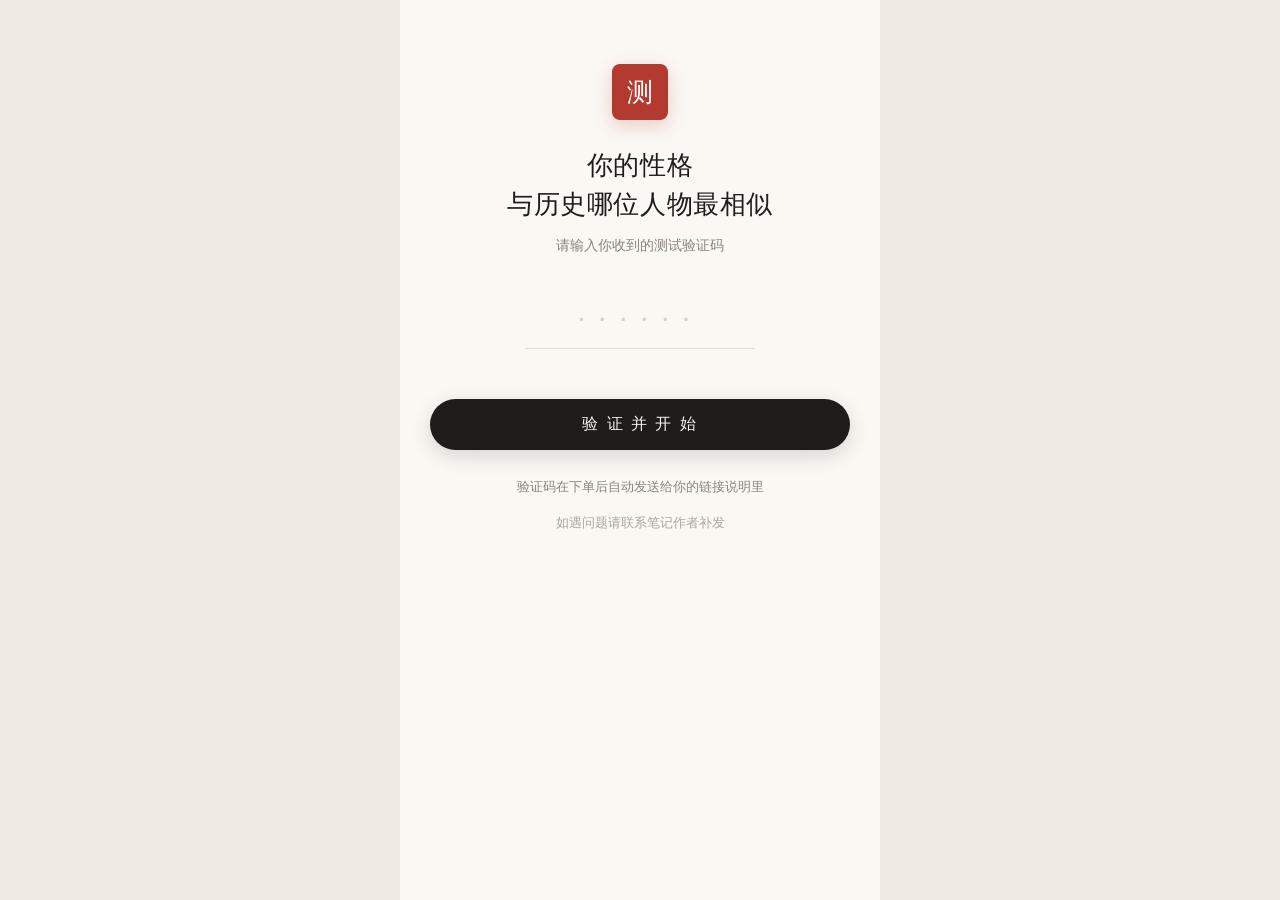
<file: index.html>
<!DOCTYPE html>
<html lang="zh-CN">
<head>
<meta charset="utf-8">
<meta name="viewport" content="width=device-width,initial-scale=1,maximum-scale=1,user-scalable=no,viewport-fit=cover">
<meta name="theme-color" content="#FAF8F3">
<title>你的性格，与历史哪位人物最相似</title>
<link rel="stylesheet" href="style.css">
</head>
<body>

<div class="app" id="app">

  <!-- ============ 屏 1：验证码入口 ============ -->
  <section class="screen active" id="s-gate">
    <div class="gate-wrap">
      <div class="seal">测</div>
      <h1 class="gate-title" id="gateTitle"></h1>
      <p class="gate-sub">请输入你收到的测试验证码</p>

      <div class="code-box" id="codeBox">
        <input class="code-input" id="codeInput" type="text" maxlength="12"
               autocomplete="off" autocorrect="off" autocapitalize="characters"
               spellcheck="false" placeholder="······">
        <div class="code-line"></div>
      </div>
      <div class="code-msg" id="codeMsg"></div>

      <button class="btn btn-main" id="btnUnlock">验 证 并 开 始</button>

      <div class="gate-tips">
        <p>验证码在下单后自动发送给你的链接说明里</p>
        <p class="dim">如遇问题请联系笔记作者补发</p>
      </div>
    </div>
  </section>

  <!-- ============ 屏 2：封面 ============ -->
  <section class="screen" id="s-intro">
    <div class="intro-wrap">
      <div class="intro-kicker">趣 味 心 理 投 射</div>
      <h1 class="intro-title" id="introTitle"></h1>
      <div class="intro-rule"></div>
      <p class="intro-sub" id="introSub"></p>
      <div class="intro-desc" id="introDesc"></div>
      <div class="intro-meta">
        <span>已有 <b id="pvNum">—</b> 人完成测试</span>
      </div>
      <button class="btn btn-main" id="btnStart">开 始 测 试</button>
      <p class="intro-note">9 道题 · 全程约 40 秒</p>
    </div>
  </section>

  <!-- ============ 屏 3：答题 ============ -->
  <section class="screen" id="s-quiz">
    <div class="quiz-top">
      <div class="bar"><div class="bar-in" id="quizBar"></div></div>
      <div class="quiz-meta">
        <span class="q-num" id="qNum">01</span>
        <span class="q-total">/ 9</span>
        <span class="q-back" id="btnBack">上一题</span>
      </div>
    </div>
    <div class="quiz-body">
      <div class="q-tip" id="qTip">凭第一反应选择</div>
      <h2 class="q-text" id="qText"></h2>
      <div class="opts" id="opts"></div>
    </div>
  </section>

  <!-- ============ 屏 4：计算中 ============ -->
  <section class="screen" id="s-calc">
    <div class="calc-wrap">
      <div class="calc-ring">
        <div class="calc-ring-in" id="calcNum">0</div>
      </div>
      <div class="calc-step" id="calcStep"></div>
      <div class="calc-bar"><div class="calc-bar-in" id="calcBar"></div></div>
      <div class="calc-tip">正在为你匹配，请稍候…</div>
    </div>
  </section>

  <!-- ============ 屏 5：结果 ============ -->
  <section class="screen" id="s-result">
    <div class="result" id="result"></div>
  </section>

</div>

<!-- 分享卡弹层 -->
<div class="shot-mask" id="shotMask">
  <div class="shot-inner">
    <div class="shot-hd">长按下方图片保存到相册</div>
    <div id="shotHolder"></div>
    <button class="btn btn-ghost" id="btnCloseShot">关 闭</button>
    <p class="shot-note">保存后可直接发朋友圈 / 小红书</p>
  </div>
</div>

<div class="toast" id="toast"></div>

<script src="code.js"></script>
<script src="quiz-data.js"></script>
<script src="app.js"></script>
</body>
</html>
</file>
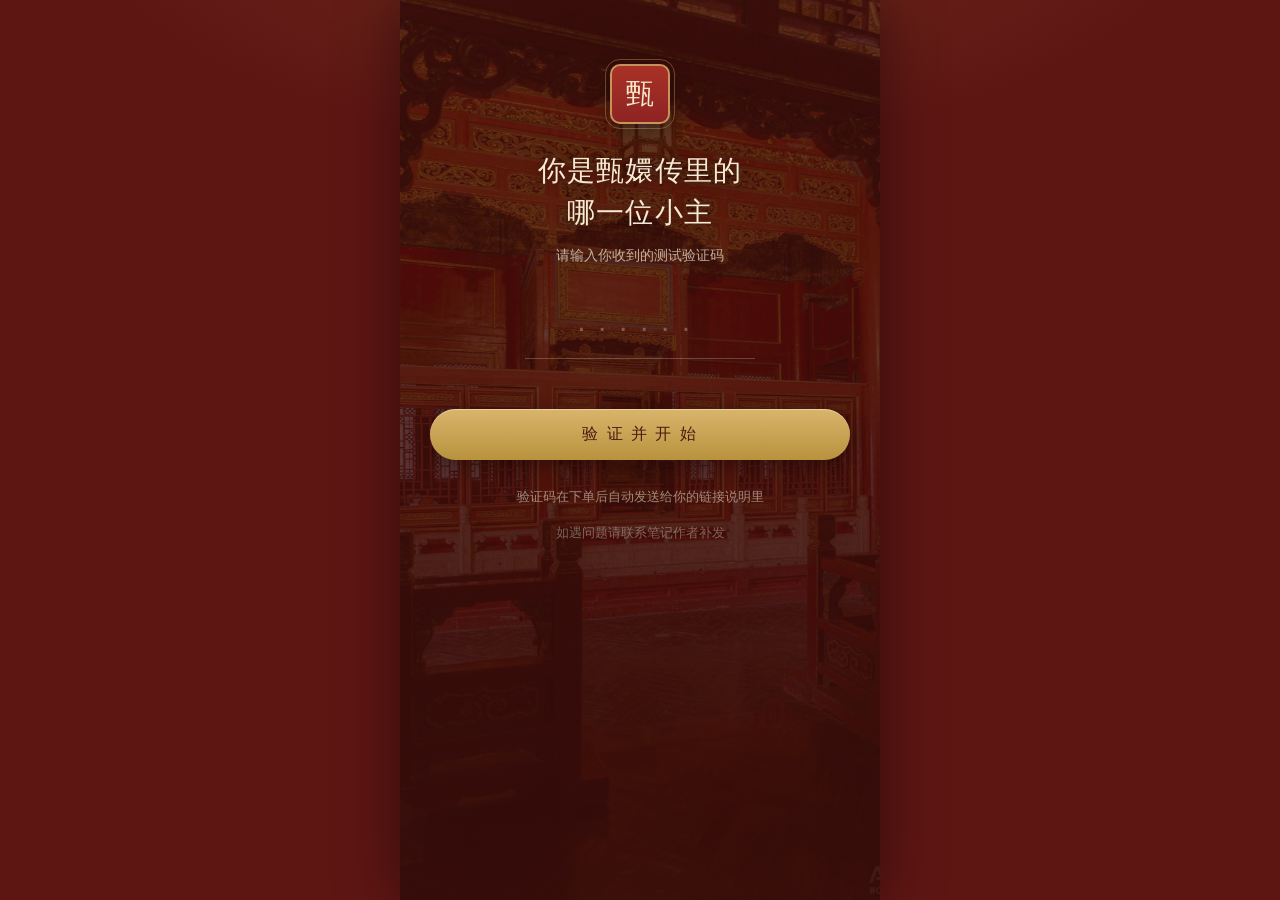
<file: zhenhuan/index.html>
<!DOCTYPE html>
<html lang="zh-CN" data-page-node-id="tO4nWmFA3KzthmBAWbe0FQ">
<head data-page-node-id="MbdcmIkzEg0rMORDtrRSRh">
<meta charset="utf-8" data-page-node-id="gWlPAdWC4GyIx01XM7iYt0">
<meta name="viewport" content="width=device-width,initial-scale=1,maximum-scale=1,user-scalable=no,viewport-fit=cover" data-page-node-id="IsepnERmjSRxm5ajYNY7dA">
<meta name="theme-color" content="#5E1613" data-page-node-id="coY6CzW6wZnwKUAychr2Jb">
<title>你是甄嬛传里的哪一位小主</title>
<link rel="stylesheet" href="style.css" data-page-node-id="QXVLeWKDeuqU8oKJmJzB43">
</head>
<body data-page-node-id="5wcBvkYoDgcXFd1LPnBucb">

<div class="app" id="app" data-page-node-id="YhkoOXefdA1cGGhKtgaCYL">

  <!-- ============ 屏 1：验证码入口 ============ -->
  <section class="screen active" id="s-gate" data-page-node-id="95iLKCwD0KLrJNADx05C9M">
    <div class="gate-wrap" data-page-node-id="uJM1IHzVwIClY3ZnLYxObw">
      <div class="seal" data-page-node-id="QA1hW9GxyvuMrHpSYtWpyS">甄</div>
      <h1 class="gate-title" id="gateTitle" data-page-node-id="ihsG0RufUFxB8IqYMKDd8i"></h1>
      <p class="gate-sub" data-page-node-id="dkgxwOoqASugRPmmZQFtnc">请输入你收到的测试验证码</p>

      <div class="code-box" id="codeBox" data-page-node-id="WZYmJONEZHY9m2btSF0mdR">
        <input class="code-input" id="codeInput" type="text" maxlength="12"
               autocomplete="off" autocorrect="off" autocapitalize="characters"
               spellcheck="false" placeholder="······" data-page-node-id="5DswuOsIoXuik5Dpypa4wo">
        <div class="code-line" data-page-node-id="7aAJms3sxsDQeZqTRu9Uxx"></div>
      </div>
      <div class="code-msg" id="codeMsg" data-page-node-id="5Ra45RC3R0b4HN2AU8ACiZ"></div>

      <button class="btn btn-gold" id="btnUnlock" data-page-node-id="0Ex4lQhdte8ar67fTeQzyh">验 证 并 开 始</button>

      <div class="gate-tips" data-page-node-id="UZU3hYLQFe9SkMfcWTJQYX">
        <p data-page-node-id="WhVsdr6jXJoSowzRcFxMk8">验证码在下单后自动发送给你的链接说明里</p>
        <p class="dim" data-page-node-id="zWEUo7nfQaM1rduKTGRIgU">如遇问题请联系笔记作者补发</p>
      </div>
    </div>
  </section>

  <!-- ============ 屏 2：封面 ============ -->
  <section class="screen" id="s-intro" data-page-node-id="K8FGlPPrdg5EA6PejFNjx9">
    <div class="intro-wrap" data-page-node-id="zJAG79U4yY3G75W1eDiVSv">
      <div class="intro-cover" data-page-node-id="covZhenhuanPoster001">
        <img src="images/cover.jpg" alt="红墙深处的殿宇">
        <div class="cap">红 墙 深 处 · 谁 是 你 的 影 子</div>
      </div>
      <div class="intro-kicker" data-page-node-id="IUvMc2mF62SMO8Zggya1Uu">趣 味 心 理 投 射</div>
      <h1 class="intro-title" id="introTitle" data-page-node-id="tLb3l3HJ3Cz4pFJtgCdaOK"></h1>
      <div class="intro-rule" data-page-node-id="NuUuns9gfaZBoNrgkf4r94"></div>
      <p class="intro-sub" id="introSub" data-page-node-id="qOKKY6RMLJokrZBsCdE9Mg"></p>
      <div class="intro-desc" id="introDesc" data-page-node-id="tQAJQqIaBxH1mQFedIDM2X"></div>
      <div class="intro-meta" data-page-node-id="QFLaIdHLdc5WMLzFLpfbGW">
        <span data-page-node-id="Jv8J3xGHtI2W3fjuk1dPER">已有 <b id="pvNum" data-page-node-id="rb2aVjhiUq3F5LlUyiuYuK">—</b> 人完成测试</span>
      </div>
      <button class="btn btn-main" id="btnStart" data-page-node-id="x1FgY0AHcI7NhmFwoL8ecI">开 始 测 试</button>
      <p class="intro-note" data-page-node-id="D8bjj6LPWe0UBWXULR4fcp">9 道题 · 全程约 40 秒</p>
    </div>
  </section>

  <!-- ============ 屏 3：答题 ============ -->
  <section class="screen" id="s-quiz" data-page-node-id="gKyzrhWo4CHFnD6Ma7MohY">
    <div class="quiz-top" data-page-node-id="KFPzSk1ZbegnwD6ewvRh3X">
      <div class="bar" data-page-node-id="k5oWixM36RG1cAq3dBoEKp"><div class="bar-in" id="quizBar" data-page-node-id="DKntgAmmC52MlEPoplps51"></div></div>
      <div class="quiz-meta" data-page-node-id="PMSC03IwqKLQUnMsG4OPGf">
        <span class="q-num" id="qNum" data-page-node-id="EKuD4kKzWtRhbcJwucPcjv">01</span>
        <span class="q-total" data-page-node-id="FwQQhRybZhbutldU9EBLTF">/ 9</span>
        <span class="q-back" id="btnBack" data-page-node-id="kmRdmQBJUldCNAACdGQ8VD">上一题</span>
      </div>
    </div>
    <div class="quiz-body" data-page-node-id="0L5DTL4A6lWndx9TPzZTbr">
      <div class="q-tip" id="qTip" data-page-node-id="JYwPJZfDmRRC18brC9dVO6">凭第一反应选择</div>
      <h2 class="q-text" id="qText" data-page-node-id="KogRh3W7keDeo5esbgK1Se"></h2>
      <div class="opts" id="opts" data-page-node-id="YFebqayMrwscX6yCjiTenM"></div>
    </div>
  </section>

  <!-- ============ 屏 4：计算中 ============ -->
  <section class="screen" id="s-calc" data-page-node-id="9AUSxoCT9ibR8zpI0LS1Ql">
    <div class="calc-wrap" data-page-node-id="lKVJtzXk2S2awruw1wl6es">
      <div class="calc-ring" data-page-node-id="OHaQF4a8negHvuRefgEYxp">
        <div class="calc-ring-in" id="calcNum" data-page-node-id="i49X5CgpHOXiML7y5mEDoC">0</div>
      </div>
      <div class="calc-step" id="calcStep" data-page-node-id="JyHCtfEJbkqfVNKtBYdya2"></div>
      <div class="calc-bar" data-page-node-id="O4gIFH0C80enrBlSWZnGXp"><div class="calc-bar-in" id="calcBar" data-page-node-id="hawczmX0lpIRIMFH5RdNqF"></div></div>
      <div class="calc-tip" data-page-node-id="pMmXd7JiUpQCgJcmshGn51">正在为你匹配，请稍候…</div>
    </div>
  </section>

  <!-- ============ 屏 5：结果 ============ -->
  <section class="screen" id="s-result" data-page-node-id="yet1DqIBsDjZXH5F5LxNar">
    <div class="result" id="result" data-page-node-id="BHDAzqVETCG8RaEpopO3Df"></div>
  </section>

</div>

<!-- 分享卡弹层 -->
<div class="shot-mask" id="shotMask" data-page-node-id="RfMmDMlBKzVeoYEnxDkqgR">
  <div class="shot-inner" data-page-node-id="dV5CcG0e2X2zYBPQOCTvUN">
    <div class="shot-hd" data-page-node-id="SNZsYjTuLrCIo3V4LmIZm8">长按下方图片保存到相册</div>
    <div id="shotHolder" data-page-node-id="veYUmLaTVYwO9kkEBs25jh"></div>
    <button class="btn btn-ghost" id="btnCloseShot" data-page-node-id="gGAZYAAcg8QfdCTOwAR5sF">关 闭</button>
    <p class="shot-note" data-page-node-id="CiRb8XMhyDvf3oSylkgYo5">保存后可直接发朋友圈 / 小红书</p>
  </div>
</div>

<div class="toast" id="toast" data-page-node-id="rnOpNBBHuAwP75EqT7LVUl"></div>

<script src="code.js"></script>
<script src="quiz-data.js"></script>
<script src="app.js"></script>
</body>
</html>
</file>
<file: style.css>
:root{
  --paper:#FAF8F3;
  --card:#FFFFFF;
  --ink:#1F1D1A;
  --ink2:#4A453F;
  --ink3:#8A837A;
  --line:#E4DFD4;
  --seal:#B23A2E;
  --seal-soft:#F6E9E5;
  --jade:#2F4F4A;
  --gold:#B08D3F;
}
*{box-sizing:border-box;-webkit-tap-highlight-color:transparent}
html,body{margin:0;padding:0}
body{
  background:#EFEBE2;
  color:var(--ink);
  font-family:-apple-system,BlinkMacSystemFont,"PingFang SC","Hiragino Sans GB","Microsoft YaHei",sans-serif;
  -webkit-font-smoothing:antialiased;
  line-height:1.7;
}
.app{
  max-width:480px;margin:0 auto;min-height:100vh;
  background:var(--paper);
  position:relative;
}
.screen{display:none;min-height:100vh;animation:fade .45s ease}
.screen.active{display:block}
@keyframes fade{from{opacity:0;transform:translateY(10px)}to{opacity:1;transform:none}}

.btn{
  border:none;border-radius:999px;font-size:16px;letter-spacing:.12em;
  padding:15px 0;width:100%;cursor:pointer;font-family:inherit;
  transition:transform .12s ease,opacity .2s ease;
}
.btn:active{transform:scale(.975)}
.btn-main{background:var(--ink);color:#F7F4EE;box-shadow:0 6px 20px rgba(31,29,26,.16)}
.btn-seal{background:var(--seal);color:#fff}
.btn-ghost{background:transparent;color:var(--ink2);border:1px solid var(--line)}
.btn-line{background:var(--card);color:var(--ink);border:1px solid var(--ink)}

/* ---------- 屏1 验证码 ---------- */
.gate-wrap{padding:64px 30px 48px;text-align:center}
.seal{
  width:56px;height:56px;margin:0 auto 26px;
  background:var(--seal);color:#fff;border-radius:8px;
  display:flex;align-items:center;justify-content:center;
  font-size:26px;letter-spacing:0;
  box-shadow:0 6px 18px rgba(178,58,46,.22);
}
.gate-title{
  font-size:26px;line-height:1.5;margin:0 0 10px;
  white-space:pre-line;font-weight:500;letter-spacing:.02em;
}
.gate-sub{color:var(--ink3);font-size:14px;margin:0 0 30px}
.code-box{position:relative;margin:0 auto 6px;width:230px}
.code-input{
  width:100%;border:none;background:transparent;outline:none;
  text-align:center;font-size:30px;letter-spacing:.42em;
  padding:12px 0 14px 0;color:var(--ink);font-family:inherit;
}
.code-input::placeholder{color:#D6CFC3;letter-spacing:.42em}
.code-line{height:1px;background:var(--line);position:relative}
.code-line::after{
  content:"";position:absolute;left:50%;transform:translateX(-50%);
  width:0;height:2px;background:var(--seal);transition:width .25s ease;
}
.code-box.focus .code-line::after{width:100%}
.code-box.err .code-line::after{width:100%;background:var(--seal)}
.code-msg{height:20px;font-size:13px;color:var(--seal);margin:8px 0 22px;letter-spacing:.02em}
.code-box.err{animation:shake .38s}
@keyframes shake{
  0%,100%{transform:translateX(0)}20%{transform:translateX(-8px)}
  40%{transform:translateX(7px)}60%{transform:translateX(-5px)}80%{transform:translateX(3px)}
}
.gate-tips{margin-top:26px;color:var(--ink3);font-size:12.5px;line-height:1.9}
.gate-tips .dim{opacity:.7}

/* ---------- 屏2 封面 ---------- */
.intro-wrap{padding:76px 32px 46px;text-align:center}
.intro-kicker{
  font-size:12px;letter-spacing:.5em;color:var(--gold);margin-bottom:26px;text-indent:.5em;
}
.intro-title{
  font-size:30px;line-height:1.5;margin:0;white-space:pre-line;
  font-weight:500;letter-spacing:.03em;
}
.intro-rule{width:36px;height:2px;background:var(--seal);margin:26px auto}
.intro-sub{color:var(--ink2);font-size:14px;margin:0 0 28px;letter-spacing:.04em}
.intro-desc{
  text-align:left;background:var(--card);border:1px solid var(--line);
  border-radius:14px;padding:22px 22px 20px;margin-bottom:22px;
  font-size:14.5px;color:var(--ink2);line-height:2;
}
.intro-desc p{margin:0 0 10px}
.intro-desc p:last-child{margin:0}
.intro-meta{font-size:13px;color:var(--ink3);margin-bottom:24px}
.intro-meta b{color:var(--seal);font-weight:500}
.intro-note{margin-top:16px;font-size:12px;color:var(--ink3);opacity:.8}

/* ---------- 屏3 答题 ---------- */
.quiz-top{padding:22px 26px 0}
.bar{height:3px;background:#EAE5DA;border-radius:2px;overflow:hidden}
.bar-in{height:100%;width:0;background:var(--ink);transition:width .35s ease}
.quiz-meta{display:flex;align-items:baseline;padding:12px 0 0}
.q-num{font-size:22px;color:var(--seal);font-weight:500;letter-spacing:.02em}
.q-total{font-size:13px;color:var(--ink3);margin-left:2px}
.q-back{
  margin-left:auto;font-size:12.5px;color:var(--ink3);
  border:1px solid var(--line);border-radius:999px;padding:3px 12px;cursor:pointer;
}
.q-back.hide{visibility:hidden}
.quiz-body{padding:30px 26px 40px}
.q-tip{font-size:12px;letter-spacing:.3em;color:var(--gold);margin-bottom:16px}
.q-text{font-size:20px;line-height:1.75;margin:0 0 30px;font-weight:500}
.opts{display:flex;flex-direction:column;gap:11px}
.opt{
  background:var(--card);border:1px solid var(--line);border-radius:12px;
  padding:15px 18px;font-size:15px;line-height:1.7;color:var(--ink2);
  cursor:pointer;text-align:left;font-family:inherit;
  transition:border-color .2s ease,background .2s ease,color .2s ease;
}
.opt:active{background:#FBF7EF;border-color:var(--ink)}
.opt.on{border-color:var(--seal);background:var(--seal-soft);color:var(--ink)}

/* ---------- 屏4 计算 ---------- */
.calc-wrap{padding:0 32px;min-height:100vh;display:flex;flex-direction:column;
  align-items:center;justify-content:center;text-align:center}
.calc-ring{
  width:118px;height:118px;border-radius:50%;
  border:2px solid var(--line);border-top-color:var(--seal);
  display:flex;align-items:center;justify-content:center;
  animation:spin 1.5s linear infinite;margin-bottom:34px;
}
@keyframes spin{to{transform:rotate(360deg)}}
.calc-ring-in{font-size:30px;color:var(--seal);letter-spacing:.02em}
.calc-step{font-size:15px;color:var(--ink2);min-height:28px;letter-spacing:.03em}
.calc-bar{width:190px;height:2px;background:#EAE5DA;margin:24px 0 14px;overflow:hidden}
.calc-bar-in{height:100%;width:0;background:var(--seal);transition:width .4s ease}
.calc-tip{font-size:12px;color:var(--ink3)}

/* ---------- 屏5 结果 ---------- */
.result{padding:0 0 40px}
.rv{
  padding:0 26px;opacity:0;transform:translateY(16px);
  transition:opacity .6s ease,transform .6s ease;
}
.rv.show{opacity:1;transform:none}

.r-hero{
  margin:0 20px 26px;background:var(--card);
  border:1px solid var(--line);border-radius:16px;
  padding:34px 26px 28px;text-align:center;position:relative;
}
.r-hero::before{
  content:"";position:absolute;left:20px;right:20px;top:-1px;height:3px;
  background:var(--seal);border-radius:2px;
}
.r-lab{font-size:11.5px;letter-spacing:.42em;color:var(--gold);margin-bottom:18px;text-indent:.42em}
.r-name{font-size:52px;line-height:1.15;margin:0 0 6px;font-weight:500;letter-spacing:.06em}
.r-name .last{color:var(--seal)}
.r-tag{font-size:15px;color:var(--ink2);letter-spacing:.06em;margin-bottom:22px}
.r-stat{display:flex;justify-content:center;gap:0;margin-bottom:20px}
.r-stat div{flex:1;position:relative}
.r-stat div+div::before{
  content:"";position:absolute;left:0;top:6px;bottom:6px;width:1px;background:var(--line);
}
.r-stat .k{font-size:26px;color:var(--seal);font-weight:500;letter-spacing:.02em}
.r-stat .t{font-size:11.5px;color:var(--ink3);letter-spacing:.16em;margin-top:2px}
.r-dim{
  display:inline-block;font-size:12px;color:var(--ink2);
  border:1px solid var(--line);border-radius:999px;padding:5px 16px;letter-spacing:.08em;
}

.r-sec{padding:0 26px;margin-bottom:34px}
.r-sec-t{
  font-size:12px;letter-spacing:.34em;color:var(--gold);
  margin-bottom:16px;padding-bottom:10px;border-bottom:1px solid var(--line);text-indent:.34em;
}
.r-p{font-size:15px;line-height:2.05;color:var(--ink2);margin:0 0 14px;text-align:justify}
.r-p:last-child{margin:0}

/* 维度条 */
.meter{margin-bottom:18px}
.meter:last-child{margin:0}
.meter-hd{display:flex;justify-content:space-between;font-size:13px;margin-bottom:7px}
.meter-hd .n{color:var(--ink)}
.meter-hd .v{color:var(--seal)}
.meter-tr{height:6px;background:#EDE8DD;border-radius:3px;overflow:hidden}
.meter-fi{height:100%;width:0;background:var(--ink);border-radius:3px;transition:width 1s cubic-bezier(.22,1,.36,1)}
.meter-nt{font-size:12.5px;color:var(--ink3);margin-top:7px;line-height:1.7}

/* 隐藏面 */
.mask-box{background:var(--jade);color:#F2EFE8;border-radius:14px;padding:24px 22px}
.mask-box .line{font-size:14.5px;line-height:1.9}
.mask-box .line+.line{margin-top:16px;padding-top:16px;border-top:1px solid rgba(255,255,255,.16)}
.mask-box .lb{color:#C7D8D2;font-size:11.5px;letter-spacing:.24em;display:block;margin-bottom:6px}
.mask-box .real{color:#FFFFFF}

/* 清单 */
.list{margin:0;padding:0;list-style:none}
.list li{
  position:relative;padding:0 0 0 22px;margin-bottom:15px;
  font-size:14.5px;line-height:1.9;color:var(--ink2);
}
.list li:last-child{margin-bottom:0}
.list li::before{
  content:"";position:absolute;left:0;top:12px;width:7px;height:7px;
  background:var(--seal);border-radius:1px;transform:rotate(45deg);
}
.list.flaw li::before{background:var(--ink3);border-radius:50%;transform:none;width:6px;height:6px}

/* 典故 */
.story{background:#F5F1E8;border-left:3px solid var(--gold);border-radius:0 12px 12px 0;padding:22px}
.story .yr{font-size:11.5px;letter-spacing:.22em;color:var(--gold);margin-bottom:12px}
.story .tx{font-size:14.5px;line-height:2;color:var(--ink2);text-align:justify}
.story .fm{margin-top:14px;font-size:12px;color:var(--ink3);text-align:right}

/* 合拍 */
.two{display:flex;gap:12px}
.two>div{
  flex:1;border:1px solid var(--line);border-radius:12px;padding:18px 16px;background:var(--card);
}
.two .h{font-size:11.5px;letter-spacing:.2em;color:var(--ink3);margin-bottom:10px}
.two .nm{font-size:21px;color:var(--ink);margin-bottom:8px;font-weight:500}
.two .wx{font-size:13px;line-height:1.85;color:var(--ink2)}
.two>div.bad .nm{color:var(--ink3)}

/* 关键词 / 签名 */
.kw-box{text-align:center;padding:30px 20px;background:var(--card);border:1px solid var(--line);border-radius:14px}
.kw{font-size:40px;letter-spacing:.22em;color:var(--ink);margin-bottom:6px;text-indent:.22em;font-weight:500}
.kw-lb{font-size:11.5px;letter-spacing:.34em;color:var(--gold);margin-bottom:22px;text-indent:.34em}
.sig{font-size:15px;line-height:1.9;color:var(--ink2);padding:0 6px}
.sig-copy{
  margin-top:18px;font-size:12.5px;color:var(--seal);
  border:1px solid var(--seal);border-radius:999px;padding:5px 16px;
  display:inline-block;cursor:pointer;
}

/* 金句 */
.quote{
  margin:0 20px 34px;padding:38px 30px;text-align:center;
  border-top:1px solid var(--line);border-bottom:1px solid var(--line);
}
.quote .qt{
  font-size:21px;line-height:1.95;color:var(--ink);
  letter-spacing:.03em;text-align:center;position:relative;
}
.quote .qt::before,.quote .qt::after{
  content:"「";color:var(--seal);font-size:22px;opacity:.55;
}
.quote .qt::after{content:"」"}
.quote .mark{margin-top:18px;font-size:11.5px;letter-spacing:.3em;color:var(--gold)}

/* 操作区 */
.acts{padding:0 26px;text-align:center}
.acts .btn+.btn{margin-top:12px}
.acts .btn-seal{margin-top:12px}
.r-share-tip{font-size:12.5px;color:var(--ink3);margin:16px 0 0;line-height:1.8}

/* 导流 */
.next{
  margin:36px 26px 0;background:var(--card);border:1px dashed var(--line);
  border-radius:14px;padding:24px 22px;text-align:center;cursor:pointer;
}
.next .lb{font-size:11.5px;letter-spacing:.3em;color:var(--gold);margin-bottom:10px;text-indent:.3em}
.next .ti{font-size:16px;color:var(--ink);margin-bottom:6px}
.next .ds{font-size:12.5px;color:var(--ink3);margin-bottom:14px}

.disclaim{text-align:center;font-size:11.5px;color:var(--ink3);opacity:.75;padding:0 30px;margin-top:30px;line-height:1.8}

/* ---------- 分享卡弹层 ---------- */
.shot-mask{
  display:none;position:fixed;inset:0;background:rgba(28,25,22,.86);
  z-index:50;overflow-y:auto;padding:26px 20px 40px;
}
.shot-mask.on{display:block}
.shot-inner{max-width:400px;margin:0 auto;text-align:center}
.shot-hd{color:#EFEAE0;font-size:13.5px;letter-spacing:.06em;margin-bottom:16px}
#shotHolder img{width:100%;border-radius:10px;display:block}
.shot-note{color:#A79F94;font-size:12px;margin-top:14px}
/* 关闭按钮在深色弹层里需浅色，否则深色字看不清（像透明）；并与卡片拉开间距 */
#btnCloseShot{
  margin-top:18px;width:100%;
  background:transparent;color:#EFEAE0;
  border:1px solid rgba(239,234,224,.42);
  letter-spacing:.3em;
}
#btnCloseShot:active{background:rgba(239,234,224,.12)}

.toast{
  position:fixed;left:50%;bottom:60px;transform:translateX(-50%) translateY(14px);
  background:rgba(31,29,26,.93);color:#F7F4EE;padding:11px 22px;border-radius:999px;
  font-size:13.5px;opacity:0;pointer-events:none;transition:all .3s ease;z-index:99;white-space:nowrap;
}
.toast.on{opacity:1;transform:translateX(-50%) translateY(0)}
</file>
<file: zhenhuan/style.css>
:root{
  --paper:#F7F1E3;
  --card:#FFFFFF;
  --ink:#241F1B;
  --ink2:#4A423A;
  --ink3:#8C8270;
  --line:#E6DCC8;
  --seal:#9E2B25;
  --seal-soft:#F4E6E2;
  --jade:#3A4A54;
  --gold:#B8923D;
  --gold-soft:rgba(184,146,61,.5);
  --kai:"STKaiti","Kaiti SC","KaiTi","STSong","NSimSun",serif;
}
*{box-sizing:border-box;-webkit-tap-highlight-color:transparent}
html,body{margin:0;padding:0}
body{
  background:
    radial-gradient(900px 420px at 50% -120px, rgba(201,162,83,.16), transparent 65%),
    #5E1613;
  color:var(--ink);
  font-family:-apple-system,BlinkMacSystemFont,"PingFang SC","Hiragino Sans GB","Microsoft YaHei",sans-serif;
  -webkit-font-smoothing:antialiased;
  line-height:1.7;
}
.app{
  max-width:480px;margin:0 auto;min-height:100vh;
  background-color:var(--paper);
  background-image:url("data:image/svg+xml,%3Csvg xmlns='http://www.w3.org/2000/svg' width='170' height='170'%3E%3Cg fill='none' stroke='%239E2B25' stroke-opacity='.05'%3E%3Ccircle cx='85' cy='85' r='36'/%3E%3Ccircle cx='85' cy='85' r='27'/%3E%3Cpath d='M85 49c9 10 9 19 0 27c-9-8-9-17 0-27z'/%3E%3Cpath d='M85 121c-9-10-9-19 0-27c9 8 9 17 0 27z'/%3E%3Cpath d='M49 85c10-9 19-9 27 0c-8 9-17 9-27 0z'/%3E%3Cpath d='M121 85c-10 9-19 9-27 0c8-9 17-9 27 0z'/%3E%3C/g%3E%3C/svg%3E");
  position:relative;
  box-shadow:0 0 60px rgba(0,0,0,.45);
}
.screen{display:none;min-height:100vh;animation:fade .45s ease}
.screen.active{display:block}
@keyframes fade{from{opacity:0;transform:translateY(10px)}to{opacity:1;transform:none}}

.btn{
  border:none;border-radius:999px;font-size:16px;letter-spacing:.12em;
  padding:15px 0;width:100%;cursor:pointer;font-family:inherit;
  transition:transform .12s ease,opacity .2s ease;
}
.btn:active{transform:scale(.975)}
.btn-main{
  background:linear-gradient(180deg,#A83226,#8E2323);color:#F7E9C9;
  border:1px solid rgba(201,162,83,.55);
  box-shadow:0 6px 20px rgba(142,35,35,.32), inset 0 1px 0 rgba(255,255,255,.14);
}
.btn-gold{
  background:linear-gradient(180deg,#D9B56C,#B8923D);color:#4A1A12;
  box-shadow:0 6px 20px rgba(0,0,0,.35), inset 0 1px 0 rgba(255,255,255,.35);
}
.btn-seal{
  background:linear-gradient(180deg,#A83226,#8E2323);color:#F7E9C9;
  border:1px solid rgba(217,181,108,.5);
}
.btn-ghost{background:transparent;color:var(--ink2);border:1px solid var(--line)}
.btn-line{background:var(--card);color:var(--ink);border:1px solid var(--ink)}

/* ---------- 屏1 验证码（宫门夜色） ---------- */
#s-gate{
  background:
    linear-gradient(rgba(56,12,9,.76), rgba(56,12,9,.9)),
    url("images/cover.jpg") center/cover no-repeat;
}
.gate-wrap{padding:64px 30px 48px;text-align:center}
.seal{
  width:60px;height:60px;margin:0 auto 26px;
  background:linear-gradient(180deg,#A83226,#8E2323);color:#F7E9C9;border-radius:10px;
  display:flex;align-items:center;justify-content:center;
  font-size:28px;letter-spacing:0;font-family:var(--kai);
  border:2px solid rgba(217,181,108,.75);
  outline:1px solid rgba(217,181,108,.35);outline-offset:4px;
  box-shadow:0 8px 22px rgba(0,0,0,.4);
}
.gate-title{
  font-size:28px;line-height:1.5;margin:0 0 10px;
  white-space:pre-line;font-weight:500;letter-spacing:.04em;
  font-family:var(--kai);color:#F6EBD4;text-shadow:0 2px 14px rgba(0,0,0,.5);
}
.gate-sub{color:rgba(243,233,210,.72);font-size:14px;margin:0 0 30px}
.code-box{position:relative;margin:0 auto 6px;width:230px}
.code-input{
  width:100%;border:none;background:transparent;outline:none;
  text-align:center;font-size:30px;letter-spacing:.42em;
  padding:12px 0 14px 0;color:#F6EBD4;font-family:inherit;
}
.code-input::placeholder{color:rgba(246,235,212,.3);letter-spacing:.42em}
.code-line{height:1px;background:rgba(246,235,212,.24);position:relative}
.code-line::after{
  content:"";position:absolute;left:50%;transform:translateX(-50%);
  width:0;height:2px;background:var(--gold);transition:width .25s ease;
}
.code-box.focus .code-line::after{width:100%}
.code-box.err .code-line::after{width:100%;background:#E8A18F}
.code-msg{height:20px;font-size:13px;color:#F0B9A6;margin:8px 0 22px;letter-spacing:.02em}
.code-box.err{animation:shake .38s}
@keyframes shake{
  0%,100%{transform:translateX(0)}20%{transform:translateX(-8px)}
  40%{transform:translateX(7px)}60%{transform:translateX(-5px)}80%{transform:translateX(3px)}
}
.gate-tips{margin-top:26px;color:rgba(243,233,210,.55);font-size:12.5px;line-height:1.9}
.gate-tips .dim{opacity:.7}

/* ---------- 屏2 封面 ---------- */
.intro-wrap{padding:56px 32px 46px;text-align:center}
.intro-cover{
  margin:0 0 30px;border-radius:16px;overflow:hidden;position:relative;
  border:1px solid rgba(184,146,61,.65);
  box-shadow:0 14px 34px rgba(36,31,27,.24);
}
.intro-cover img{width:100%;display:block;aspect-ratio:16/10;object-fit:cover;object-position:center 30%}
.intro-cover::after{
  content:"";position:absolute;inset:0;
  background:linear-gradient(180deg,transparent 45%,rgba(46,12,9,.66));
}
.intro-cover .cap{
  position:absolute;left:0;right:0;bottom:13px;z-index:1;
  color:#F2E2C0;font-family:var(--kai);font-size:14px;
  letter-spacing:.42em;text-indent:.42em;text-align:center;
}
.intro-kicker{
  font-size:12px;letter-spacing:.5em;color:var(--gold);margin-bottom:26px;text-indent:.5em;
}
.intro-title{
  font-size:30px;line-height:1.5;margin:0;white-space:pre-line;
  font-weight:500;letter-spacing:.03em;font-family:var(--kai);
}
.intro-rule{width:36px;height:2px;background:var(--seal);margin:26px auto}
.intro-sub{color:var(--ink2);font-size:14px;margin:0 0 28px;letter-spacing:.04em}
.intro-desc{
  text-align:left;background:var(--card);border:1px solid var(--line);
  border-radius:14px;padding:22px 22px 20px;margin-bottom:22px;
  font-size:14.5px;color:var(--ink2);line-height:2;
}
.intro-desc p{margin:0 0 10px}
.intro-desc p:last-child{margin:0}
.intro-meta{font-size:13px;color:var(--ink3);margin-bottom:24px}
.intro-meta b{color:var(--seal);font-weight:500}
.intro-note{margin-top:16px;font-size:12px;color:var(--ink3);opacity:.8}

/* ---------- 屏3 答题 ---------- */
.quiz-top{padding:22px 26px 0}
.bar{height:3px;background:#EAE5DA;border-radius:2px;overflow:hidden}
.bar-in{height:100%;width:0;background:linear-gradient(90deg,var(--gold),var(--seal));transition:width .35s ease}
.quiz-meta{display:flex;align-items:baseline;padding:12px 0 0}
.q-num{font-size:22px;color:var(--seal);font-weight:500;letter-spacing:.02em;font-family:var(--kai)}
.q-total{font-size:13px;color:var(--ink3);margin-left:2px}
.q-back{
  margin-left:auto;font-size:12.5px;color:var(--ink3);
  border:1px solid var(--line);border-radius:999px;padding:3px 12px;cursor:pointer;
}
.q-back.hide{visibility:hidden}
.quiz-body{padding:30px 26px 40px}
.q-tip{font-size:12px;letter-spacing:.3em;color:var(--gold);margin-bottom:16px}
.q-text{font-size:20px;line-height:1.75;margin:0 0 30px;font-weight:500;font-family:var(--kai)}
.opts{display:flex;flex-direction:column;gap:11px}
.opt{
  background:var(--card);border:1px solid var(--line);border-radius:12px;
  padding:15px 18px;font-size:15px;line-height:1.7;color:var(--ink2);
  cursor:pointer;text-align:left;font-family:inherit;
  transition:border-color .2s ease,background .2s ease,color .2s ease;
}
.opt:active{background:#FBF7EF;border-color:var(--ink)}
.opt.on{border-color:var(--seal);background:var(--seal-soft);color:var(--ink);box-shadow:inset 3px 0 0 var(--seal)}

/* ---------- 屏4 计算 ---------- */
.calc-wrap{padding:0 32px;min-height:100vh;display:flex;flex-direction:column;
  align-items:center;justify-content:center;text-align:center}
.calc-ring{
  width:118px;height:118px;border-radius:50%;
  border:2px solid rgba(184,146,61,.35);border-top-color:var(--seal);
  display:flex;align-items:center;justify-content:center;
  animation:spin 1.5s linear infinite;margin-bottom:34px;
}
@keyframes spin{to{transform:rotate(360deg)}}
.calc-ring-in{font-size:30px;color:var(--seal);letter-spacing:.02em;font-family:var(--kai)}
.calc-step{font-size:15px;color:var(--ink2);min-height:28px;letter-spacing:.03em}
.calc-bar{width:190px;height:2px;background:#EAE5DA;margin:24px 0 14px;overflow:hidden}
.calc-bar-in{height:100%;width:0;background:linear-gradient(90deg,var(--gold),var(--seal));transition:width .4s ease}
.calc-tip{font-size:12px;color:var(--ink3)}

/* ---------- 屏5 结果 ---------- */
.result{padding:0 0 40px}
.rv{
  padding:0 26px;opacity:0;transform:translateY(16px);
  transition:opacity .6s ease,transform .6s ease;
}
.rv.show{opacity:1;transform:none}

.r-hero{
  margin:0 20px 26px;background:var(--card);
  border:1px solid rgba(184,146,61,.4);border-radius:16px;
  padding:34px 26px 28px;text-align:center;position:relative;
}
.r-hero::before{
  content:"";position:absolute;left:20px;right:20px;top:-1px;height:3px;
  background:var(--seal);border-radius:2px;
}
.r-hero::after{
  content:"";position:absolute;inset:7px;border:1px solid rgba(184,146,61,.2);
  border-radius:11px;pointer-events:none;
}
.r-face{
  display:block;width:176px;height:236px;object-fit:cover;object-position:top;
  margin:0 auto 22px;
  border-radius:88px 88px 12px 12px;
  border:2px solid var(--gold);
  outline:1px solid var(--gold-soft);outline-offset:5px;
  box-shadow:0 12px 28px rgba(36,31,27,.22);
}
.r-lab{font-size:11.5px;letter-spacing:.42em;color:var(--gold);margin-bottom:18px;text-indent:.42em}
.r-name{font-size:52px;line-height:1.15;margin:0 0 6px;font-weight:500;letter-spacing:.06em;font-family:var(--kai)}
.r-name .last{color:var(--seal)}
.r-tag{font-size:15px;color:var(--ink2);letter-spacing:.06em;margin-bottom:22px}
.r-stat{display:flex;justify-content:center;gap:0;margin-bottom:20px}
.r-stat div{flex:1;position:relative}
.r-stat div+div::before{
  content:"";position:absolute;left:0;top:6px;bottom:6px;width:1px;background:var(--line);
}
.r-stat .k{font-size:26px;color:var(--seal);font-weight:500;letter-spacing:.02em;font-family:var(--kai)}
.r-stat .t{font-size:11.5px;color:var(--ink3);letter-spacing:.16em;margin-top:2px}
.r-dim{
  display:inline-block;font-size:12px;color:var(--ink2);
  border:1px solid var(--line);border-radius:999px;padding:5px 16px;letter-spacing:.08em;
}

.r-sec{padding:0 26px;margin-bottom:34px}
.r-sec-t{
  display:flex;align-items:center;gap:12px;
  font-size:12.5px;letter-spacing:.3em;color:var(--gold);
  margin-bottom:18px;font-family:var(--kai);
}
.r-sec-t::before,.r-sec-t::after{
  content:"";flex:1;height:1px;
  background:linear-gradient(90deg,transparent,rgba(184,146,61,.55));
}
.r-sec-t::after{background:linear-gradient(90deg,rgba(184,146,61,.55),transparent)}
.r-p{font-size:15px;line-height:2.05;color:var(--ink2);margin:0 0 14px;text-align:justify}
.r-p:last-child{margin:0}

/* 维度条 */
.meter{margin-bottom:18px}
.meter:last-child{margin:0}
.meter-hd{display:flex;justify-content:space-between;font-size:13px;margin-bottom:7px}
.meter-hd .n{color:var(--ink)}
.meter-hd .v{color:var(--seal)}
.meter-tr{height:6px;background:#EDE8DD;border-radius:3px;overflow:hidden}
.meter-fi{height:100%;width:0;background:linear-gradient(90deg,var(--gold),var(--seal));border-radius:3px;transition:width 1s cubic-bezier(.22,1,.36,1)}
.meter-nt{font-size:12.5px;color:var(--ink3);margin-top:7px;line-height:1.7}

/* 隐藏面 */
.mask-box{background:var(--jade);color:#F2EFE8;border-radius:14px;padding:24px 22px}
.mask-box .line{font-size:14.5px;line-height:1.9}
.mask-box .line+.line{margin-top:16px;padding-top:16px;border-top:1px solid rgba(255,255,255,.16)}
.mask-box .lb{color:#C3D2DA;font-size:11.5px;letter-spacing:.24em;display:block;margin-bottom:6px}
.mask-box .real{color:#FFFFFF}

/* 清单 */
.list{margin:0;padding:0;list-style:none}
.list li{
  position:relative;padding:0 0 0 22px;margin-bottom:15px;
  font-size:14.5px;line-height:1.9;color:var(--ink2);
}
.list li:last-child{margin-bottom:0}
.list li::before{
  content:"";position:absolute;left:0;top:12px;width:7px;height:7px;
  background:var(--seal);border-radius:1px;transform:rotate(45deg);
}
.list.flaw li::before{background:var(--ink3);border-radius:50%;transform:none;width:6px;height:6px}

/* 典故 */
.story{background:#F5F1E8;border-left:3px solid var(--gold);border-radius:0 12px 12px 0;padding:22px}
.story .yr{font-size:11.5px;letter-spacing:.22em;color:var(--gold);margin-bottom:12px;font-family:var(--kai)}
.story .tx{font-size:14.5px;line-height:2;color:var(--ink2);text-align:justify}
.story .fm{margin-top:14px;font-size:12px;color:var(--ink3);text-align:right}

/* 合拍 */
.two{display:flex;gap:12px}
.two>div{
  flex:1;border:1px solid var(--line);border-radius:12px;padding:18px 16px;background:var(--card);
}
.two-face{
  width:48px;height:48px;border-radius:50%;object-fit:cover;object-position:top;
  border:1px solid var(--gold);margin-bottom:10px;display:block;
}
.two>div.bad .two-face{border-color:var(--line);filter:grayscale(.35)}
.two .h{font-size:11.5px;letter-spacing:.2em;color:var(--ink3);margin-bottom:10px}
.two .nm{font-size:21px;color:var(--ink);margin-bottom:8px;font-weight:500;font-family:var(--kai)}
.two .wx{font-size:13px;line-height:1.85;color:var(--ink2)}
.two>div.bad .nm{color:var(--ink3)}

/* 关键词 / 签名 */
.kw-box{text-align:center;padding:30px 20px;background:var(--card);border:1px solid rgba(184,146,61,.4);border-radius:14px}
.kw{font-size:40px;letter-spacing:.22em;color:var(--ink);margin-bottom:6px;text-indent:.22em;font-weight:500;font-family:var(--kai)}
.kw-lb{font-size:11.5px;letter-spacing:.34em;color:var(--gold);margin-bottom:22px;text-indent:.34em}
.sig{font-size:15px;line-height:1.9;color:var(--ink2);padding:0 6px}
.sig-copy{
  margin-top:18px;font-size:12.5px;color:var(--seal);
  border:1px solid var(--seal);border-radius:999px;padding:5px 16px;
  display:inline-block;cursor:pointer;
}

/* 金句 */
.quote{
  margin:0 20px 34px;padding:38px 30px;text-align:center;
  border-top:1px solid var(--line);border-bottom:1px solid var(--line);
}
.quote .qt{
  font-size:21px;line-height:1.95;color:var(--ink);
  letter-spacing:.03em;text-align:center;position:relative;font-family:var(--kai);
}
.quote .qt::before,.quote .qt::after{
  content:"「";color:var(--seal);font-size:22px;opacity:.55;
}
.quote .qt::after{content:"」"}
.quote .mark{margin-top:18px;font-size:11.5px;letter-spacing:.3em;color:var(--gold)}

/* 操作区 */
.acts{padding:0 26px;text-align:center}
.acts .btn+.btn{margin-top:12px}
.acts .btn-seal{margin-top:12px}
.r-share-tip{font-size:12.5px;color:var(--ink3);margin:16px 0 0;line-height:1.8}

/* 导流 */
.next{
  margin:36px 26px 0;background:var(--card);border:1px dashed rgba(184,146,61,.6);
  border-radius:14px;padding:24px 22px;text-align:center;cursor:pointer;
}
.next .lb{font-size:11.5px;letter-spacing:.3em;color:var(--gold);margin-bottom:10px;text-indent:.3em}
.next .ti{font-size:16px;color:var(--ink);margin-bottom:6px}
.next .ds{font-size:12.5px;color:var(--ink3);margin-bottom:14px}

.disclaim{text-align:center;font-size:11.5px;color:var(--ink3);opacity:.75;padding:0 30px;margin-top:30px;line-height:1.8}

/* ---------- 分享卡弹层 ---------- */
.shot-mask{
  display:none;position:fixed;inset:0;background:rgba(28,25,22,.86);
  z-index:50;overflow-y:auto;padding:26px 20px 40px;
}
.shot-mask.on{display:block}
.shot-inner{max-width:400px;margin:0 auto;text-align:center}
.shot-hd{color:#EFEAE0;font-size:13.5px;letter-spacing:.06em;margin-bottom:16px}
#shotHolder img{width:100%;border-radius:10px;display:block}
.shot-note{color:#A79F94;font-size:12px;margin-top:14px}
/* 关闭按钮在深色弹层里需浅色，否则深色字看不清（像透明）；并与卡片拉开间距 */
#btnCloseShot{
  margin-top:18px;width:100%;
  background:transparent;color:#EFEAE0;
  border:1px solid rgba(239,234,224,.42);
  letter-spacing:.3em;
}
#btnCloseShot:active{background:rgba(239,234,224,.12)}

.toast{
  position:fixed;left:50%;bottom:60px;transform:translateX(-50%) translateY(14px);
  background:rgba(31,29,26,.93);color:#F7F4EE;padding:11px 22px;border-radius:999px;
  font-size:13.5px;opacity:0;pointer-events:none;transition:all .3s ease;z-index:99;white-space:nowrap;
}
.toast.on{opacity:1;transform:translateX(-50%) translateY(0)}
</file>
